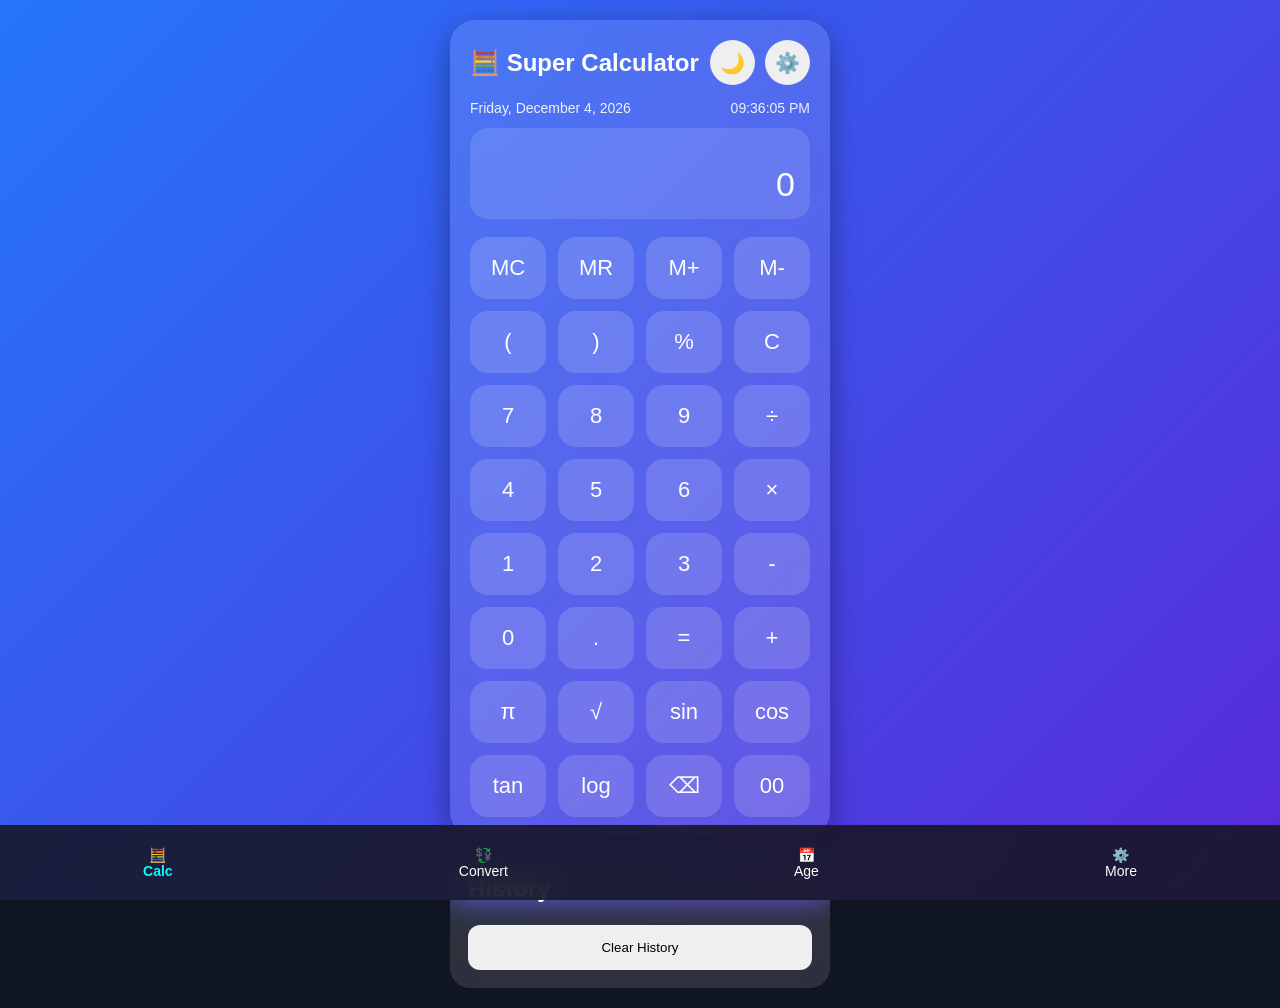
<file: index.html>
<!DOCTYPE html>
<html lang="en">
<head>
<meta charset="UTF-8">
<meta name="viewport" content="width=device-width, initial-scale=1.0">

<title>Super Calculator Pro</title>

<link rel="stylesheet" href="style.css">

</head>

<body>

<!-- Animated Background -->
<div class="background"></div>

<!-- Calculator -->
<div class="calculator">

    <!-- Header -->
    <div class="header">

        <h1>🧮 Super Calculator</h1>

        <div class="header-buttons">

            <button id="themeBtn">🌙</button>

            <button id="settingsBtn">⚙️</button>

        </div>

    </div>

    <!-- Clock -->
    <div class="top-bar">

        <span id="liveDate"></span>

        <span id="liveClock"></span>

    </div>

    <!-- Display -->
    <div class="display">

        <div id="history"></div>

        <input
            id="result"
            type="text"
            readonly
            placeholder="0">

    </div>

    <!-- Buttons -->

    <div class="buttons">

        <!-- Row 1 -->

        <button>MC</button>
        <button>MR</button>
        <button>M+</button>
        <button>M-</button>

        <!-- Row 2 -->

        <button>(</button>
        <button>)</button>
        <button>%</button>
        <button>C</button>

        <!-- Row 3 -->

        <button>7</button>
        <button>8</button>
        <button>9</button>
        <button>÷</button>

        <!-- Row 4 -->

        <button>4</button>
        <button>5</button>
        <button>6</button>
        <button>×</button>

        <!-- Row 5 -->

        <button>1</button>
        <button>2</button>
        <button>3</button>
        <button>-</button>

        <!-- Row 6 -->

        <button>0</button>
        <button>.</button>
        <button>=</button>
        <button>+</button>

        <!-- Scientific -->

        <button>π</button>
        <button>√</button>
        <button>sin</button>
        <button>cos</button>

        <button>tan</button>
        <button>log</button>
        <button>⌫</button>
        <button>00</button>

    </div>

</div>

<!-- History Panel -->

<div class="history-panel">

<h2>History</h2>

<div id="historyList"></div>

<button id="clearHistory">

Clear History

</button>

</div>

<!-- Settings Popup -->

<div class="popup" id="settingsPopup">

<div class="popup-box">

<h2>Settings</h2>

<label>

<input type="checkbox" id="soundToggle">

Sound

</label>

<label>

<input type="checkbox" id="vibrationToggle">

Vibration

</label>

<button id="closePopup">

Close

</button>

</div>

</div>
<!-- Converter Page -->


<div id="converterPage" class="page" style="display:none;">

    <h2>🔄 Unit Converter</h2>

    <select id="converterType">
        <option value="length">📏 Length</option>
<option value="weight">⚖️ Weight</option>
<option value="temperature">🌡️ Temperature</option>
<option value="area">🟩 Area</option>
<option value="volume">🧪 Volume</option>
<option value="speed">🚗 Speed</option>
<option value="data">💾 Data Storage</option>
<option value="time">⏰ Time</option>
<option value="currency">💱 Currency</option>
    </select>

    <input
        type="number"
        id="converterInput"
        placeholder="Enter Value">
        
        <select id="fromUnit">
</select>

<select id="toUnit">
</select>

<button id="swapBtn">🔄 Swap Units</button>

    <button id="convertBtn">
        Convert
    </button>
    <button id="swapBtn">🔄 Swap Units</button>

    <h3 id="converterResult">
        Result
    </h3>

</div>
<!-- Bottom Navigation -->

<div class="bottom-nav">

<button class="nav-btn active">🧮<br>Calc</button>

<button class="nav-btn">💱<br>Convert</button>

<button class="nav-btn">📅<br>Age</button>

<button class="nav-btn">⚙️<br>More</button>

</div>


<script src="script.js"></script>

</body>
</html>
</file>
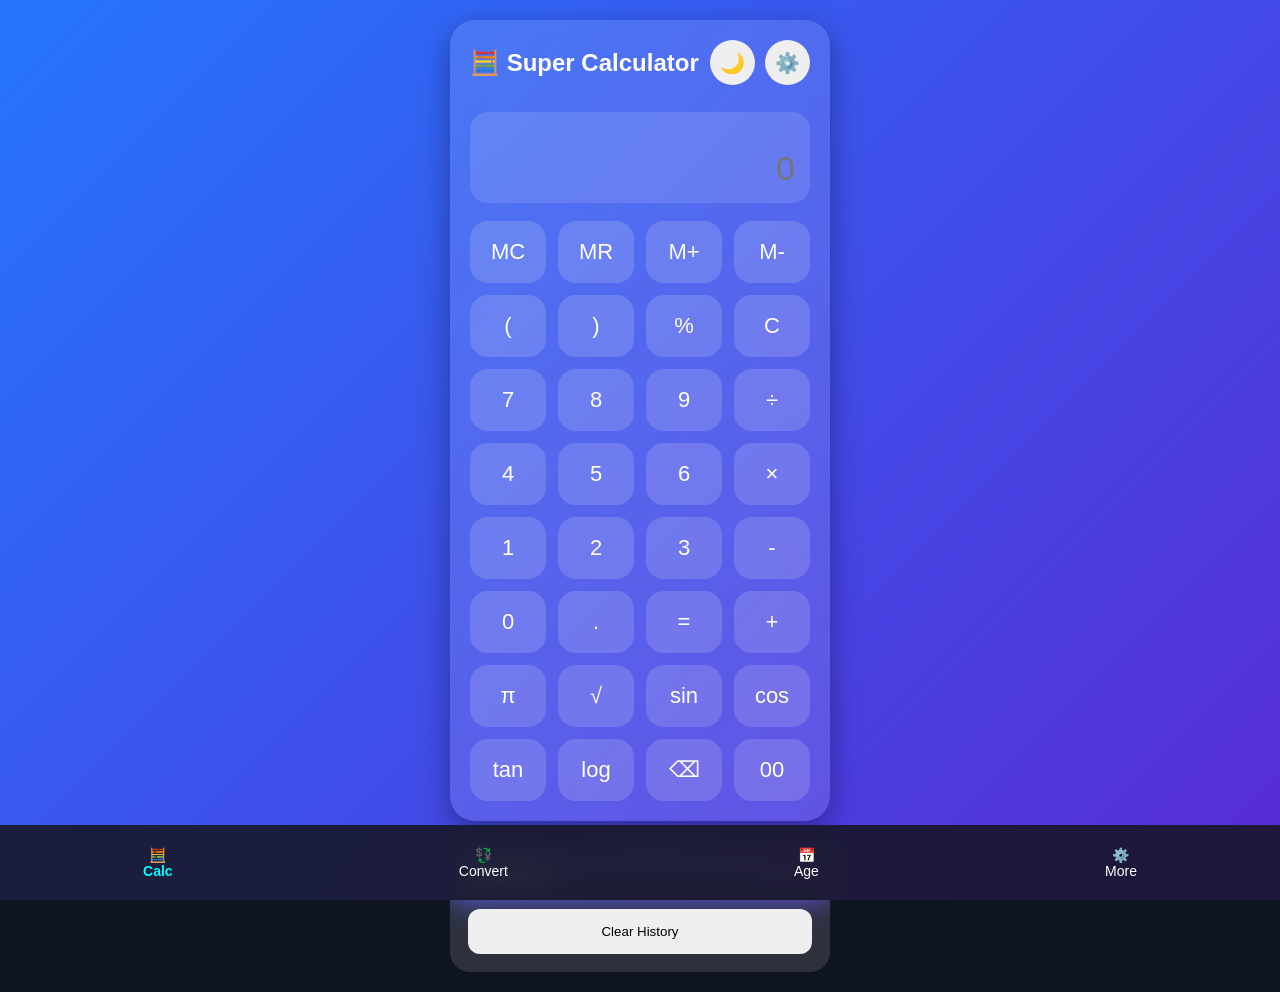
<file: Intex.html>
<!DOCTYPE html>
<html lang="en">
<head>
<meta charset="UTF-8">
<meta name="viewport" content="width=device-width, initial-scale=1.0">

<title>Super Calculator Pro</title>

<link rel="stylesheet" href="Style.css">

</head>

<body>

<!-- Animated Background -->
<div class="background"></div>

<!-- Calculator -->
<div class="calculator">

    <!-- Header -->
    <div class="header">

        <h1>🧮 Super Calculator</h1>

        <div class="header-buttons">

            <button id="themeBtn">🌙</button>

            <button id="settingsBtn">⚙️</button>

        </div>

    </div>

    <!-- Clock -->
    <div class="top-bar">

        <span id="liveDate"></span>

        <span id="liveClock"></span>

    </div>

    <!-- Display -->
    <div class="display">

        <div id="history"></div>

        <input
            id="result"
            type="text"
            readonly
            placeholder="0">

    </div>

    <!-- Buttons -->

    <div class="buttons">

        <!-- Row 1 -->

        <button>MC</button>
        <button>MR</button>
        <button>M+</button>
        <button>M-</button>

        <!-- Row 2 -->

        <button>(</button>
        <button>)</button>
        <button>%</button>
        <button>C</button>

        <!-- Row 3 -->

        <button>7</button>
        <button>8</button>
        <button>9</button>
        <button>÷</button>

        <!-- Row 4 -->

        <button>4</button>
        <button>5</button>
        <button>6</button>
        <button>×</button>

        <!-- Row 5 -->

        <button>1</button>
        <button>2</button>
        <button>3</button>
        <button>-</button>

        <!-- Row 6 -->

        <button>0</button>
        <button>.</button>
        <button>=</button>
        <button>+</button>

        <!-- Scientific -->

        <button>π</button>
        <button>√</button>
        <button>sin</button>
        <button>cos</button>

        <button>tan</button>
        <button>log</button>
        <button>⌫</button>
        <button>00</button>

    </div>

</div>

<!-- History Panel -->

<div class="history-panel">

<h2>History</h2>

<div id="historyList"></div>

<button id="clearHistory">

Clear History

</button>

</div>

<!-- Settings Popup -->

<div class="popup" id="settingsPopup">

<div class="popup-box">

<h2>Settings</h2>

<label>

<input type="checkbox" id="soundToggle">

Sound

</label>

<label>

<input type="checkbox" id="vibrationToggle">

Vibration

</label>

<button id="closePopup">

Close

</button>

</div>

</div>
<!-- Converter Page -->


<div id="converterPage" class="page" style="display:none;">

    <h2>🔄 Unit Converter</h2>

    <select id="converterType">
        <option value="length">📏 Length</option>
<option value="weight">⚖️ Weight</option>
<option value="temperature">🌡️ Temperature</option>
<option value="area">🟩 Area</option>
<option value="volume">🧪 Volume</option>
<option value="speed">🚗 Speed</option>
<option value="data">💾 Data Storage</option>
<option value="time">⏰ Time</option>
<option value="currency">💱 Currency</option>
    </select>

    <input
        type="number"
        id="converterInput"
        placeholder="Enter Value">
        
        <select id="fromUnit">
</select>

<select id="toUnit">
</select>

<button id="swapBtn">🔄 Swap Units</button>

    <button id="convertBtn">
        Convert
    </button>
    <button id="swapBtn">🔄 Swap Units</button>

    <h3 id="converterResult">
        Result
    </h3>

</div>
<!-- Bottom Navigation -->

<div class="bottom-nav">

<button class="nav-btn active">🧮<br>Calc</button>

<button class="nav-btn">💱<br>Convert</button>

<button class="nav-btn">📅<br>Age</button>

<button class="nav-btn">⚙️<br>More</button>

</div>


<script src="Script.js"></script>

</body>
</html>
</file>
<file: style.css>
/* ===========================
   Super Calculator Pro CSS
=========================== */

*{
    margin:0;
    padding:0;
    box-sizing:border-box;
    font-family:Arial,sans-serif;
}

body{
    min-height:100vh;
    background:#101522;
    display:flex;
    flex-direction:column;
    align-items:center;
    padding:20px;
    color:#fff;
}

/* Animated Background */

.background{
    position:fixed;
    inset:0;
    z-index:-1;
    background:linear-gradient(-45deg,#00c6ff,#0072ff,#6a11cb,#2575fc);
    background-size:400% 400%;
    animation:bgMove 12s ease infinite;
}

@keyframes bgMove{
    0%{background-position:0% 50%;}
    50%{background-position:100% 50%;}
    100%{background-position:0% 50%;}
}

/* Calculator */

.calculator{

    width:380px;
    max-width:100%;

    background:rgba(255,255,255,.12);

    backdrop-filter:blur(18px);

    border-radius:25px;

    padding:20px;

    box-shadow:0 10px 30px rgba(0,0,0,.35);

}

/* Header */

.header{

display:flex;

justify-content:space-between;

align-items:center;

margin-bottom:15px;

}

.header h1{

font-size:24px;

}

.header-buttons{

display:flex;

gap:10px;

}

.header button{

width:45px;

height:45px;

border:none;

border-radius:50%;

cursor:pointer;

font-size:20px;

}

/* Clock */

.top-bar{

display:flex;

justify-content:space-between;

margin-bottom:12px;

font-size:14px;

opacity:.9;

}

/* Display */

.display{

background:rgba(255,255,255,.12);

padding:15px;

border-radius:18px;

margin-bottom:18px;

}

#history{

height:22px;

text-align:right;

color:#ddd;

font-size:15px;

}

#result{

width:100%;

border:none;

outline:none;

background:transparent;

color:white;

font-size:34px;

text-align:right;

}

/* Buttons */

.buttons{

display:grid;

grid-template-columns:repeat(4,1fr);

gap:12px;

}

.buttons button{

height:62px;

border:none;

border-radius:18px;

background:rgba(255,255,255,.15);

color:white;

font-size:22px;

cursor:pointer;

transition:.25s;

}

.buttons button:hover{

transform:translateY(-3px);

box-shadow:0 0 18px cyan;

}

.buttons button:active{

transform:scale(.92);

}

/* History */

.history-panel{

width:380px;

max-width:100%;

margin-top:20px;

padding:18px;

border-radius:20px;

background:rgba(255,255,255,.12);

backdrop-filter:blur(15px);

}

.history-panel h2{

margin-bottom:10px;

}

#historyList{

display:flex;

flex-direction:column;

gap:8px;

max-height:180px;

overflow:auto;

}

.history-item{

padding:10px;

border-radius:10px;

background:rgba(255,255,255,.10);

cursor:pointer;

}

#clearHistory{

margin-top:12px;

width:100%;

height:45px;

border:none;

border-radius:12px;

cursor:pointer;

}

/* Popup */

.popup{

display:none;

position:fixed;

inset:0;

background:rgba(0,0,0,.5);

justify-content:center;

align-items:center;

}

.popup-box{

background:white;

color:black;

width:300px;

padding:20px;

border-radius:18px;

}

.popup-box h2{

margin-bottom:15px;

}

.popup-box label{

display:block;

margin:12px 0;

}

.popup-box button{

margin-top:15px;

width:100%;

height:42px;

border:none;

border-radius:10px;

cursor:pointer;

}

/* Light Theme */

body.light{

background:#eeeeee;

color:black;

}

body.light #result{

color:black;

}

body.light .calculator,
body.light .history-panel{

background:rgba(255,255,255,.75);

}

/* Mobile */

@media(max-width:480px){

.calculator,
.history-panel{

width:100%;

}

.buttons button{

height:58px;

font-size:20px;

}

#result{

font-size:28px;

}

}
/* Bottom Navigation */

.bottom-nav{

position:fixed;

bottom:0;

left:0;

width:100%;

height:75px;

background:rgba(20,20,30,.85);

backdrop-filter:blur(15px);

display:flex;

justify-content:space-around;

align-items:center;

}

.nav-btn{

background:none;

border:none;

color:white;

font-size:14px;

cursor:pointer;

}

.nav-btn.active{

color:#00ffff;

font-weight:bold;


}
/* Converter Page */

.page{

width:380px;

max-width:100%;

margin-top:20px;

padding:20px;

background:rgba(255,255,255,.12);

backdrop-filter:blur(15px);

border-radius:20px;

}

.page h2{

margin-bottom:15px;

}

.page select,
.page input{

width:100%;

height:45px;

margin-bottom:15px;

border:none;

border-radius:10px;

padding:10px;

}

.page button{

width:100%;

height:45px;

border:none;

border-radius:10px;

cursor:pointer;

font-size:18px;

}

#converterResult{

margin-top:20px;

text-align:center;

}
</file>
<file: Style.css>
/* ===========================
   Super Calculator Pro CSS
=========================== */

*{
    margin:0;
    padding:0;
    box-sizing:border-box;
    font-family:Arial,sans-serif;
}

body{
    min-height:100vh;
    background:#101522;
    display:flex;
    flex-direction:column;
    align-items:center;
    padding:20px;
    color:#fff;
}

/* Animated Background */

.background{
    position:fixed;
    inset:0;
    z-index:-1;
    background:linear-gradient(-45deg,#00c6ff,#0072ff,#6a11cb,#2575fc);
    background-size:400% 400%;
    animation:bgMove 12s ease infinite;
}

@keyframes bgMove{
    0%{background-position:0% 50%;}
    50%{background-position:100% 50%;}
    100%{background-position:0% 50%;}
}

/* Calculator */

.calculator{

    width:380px;
    max-width:100%;

    background:rgba(255,255,255,.12);

    backdrop-filter:blur(18px);

    border-radius:25px;

    padding:20px;

    box-shadow:0 10px 30px rgba(0,0,0,.35);

}

/* Header */

.header{

display:flex;

justify-content:space-between;

align-items:center;

margin-bottom:15px;

}

.header h1{

font-size:24px;

}

.header-buttons{

display:flex;

gap:10px;

}

.header button{

width:45px;

height:45px;

border:none;

border-radius:50%;

cursor:pointer;

font-size:20px;

}

/* Clock */

.top-bar{

display:flex;

justify-content:space-between;

margin-bottom:12px;

font-size:14px;

opacity:.9;

}

/* Display */

.display{

background:rgba(255,255,255,.12);

padding:15px;

border-radius:18px;

margin-bottom:18px;

}

#history{

height:22px;

text-align:right;

color:#ddd;

font-size:15px;

}

#result{

width:100%;

border:none;

outline:none;

background:transparent;

color:white;

font-size:34px;

text-align:right;

}

/* Buttons */

.buttons{

display:grid;

grid-template-columns:repeat(4,1fr);

gap:12px;

}

.buttons button{

height:62px;

border:none;

border-radius:18px;

background:rgba(255,255,255,.15);

color:white;

font-size:22px;

cursor:pointer;

transition:.25s;

}

.buttons button:hover{

transform:translateY(-3px);

box-shadow:0 0 18px cyan;

}

.buttons button:active{

transform:scale(.92);

}

/* History */

.history-panel{

width:380px;

max-width:100%;

margin-top:20px;

padding:18px;

border-radius:20px;

background:rgba(255,255,255,.12);

backdrop-filter:blur(15px);

}

.history-panel h2{

margin-bottom:10px;

}

#historyList{

display:flex;

flex-direction:column;

gap:8px;

max-height:180px;

overflow:auto;

}

.history-item{

padding:10px;

border-radius:10px;

background:rgba(255,255,255,.10);

cursor:pointer;

}

#clearHistory{

margin-top:12px;

width:100%;

height:45px;

border:none;

border-radius:12px;

cursor:pointer;

}

/* Popup */

.popup{

display:none;

position:fixed;

inset:0;

background:rgba(0,0,0,.5);

justify-content:center;

align-items:center;

}

.popup-box{

background:white;

color:black;

width:300px;

padding:20px;

border-radius:18px;

}

.popup-box h2{

margin-bottom:15px;

}

.popup-box label{

display:block;

margin:12px 0;

}

.popup-box button{

margin-top:15px;

width:100%;

height:42px;

border:none;

border-radius:10px;

cursor:pointer;

}

/* Light Theme */

body.light{

background:#eeeeee;

color:black;

}

body.light #result{

color:black;

}

body.light .calculator,
body.light .history-panel{

background:rgba(255,255,255,.75);

}

/* Mobile */

@media(max-width:480px){

.calculator,
.history-panel{

width:100%;

}

.buttons button{

height:58px;

font-size:20px;

}

#result{

font-size:28px;

}

}
/* Bottom Navigation */

.bottom-nav{

position:fixed;

bottom:0;

left:0;

width:100%;

height:75px;

background:rgba(20,20,30,.85);

backdrop-filter:blur(15px);

display:flex;

justify-content:space-around;

align-items:center;

}

.nav-btn{

background:none;

border:none;

color:white;

font-size:14px;

cursor:pointer;

}

.nav-btn.active{

color:#00ffff;

font-weight:bold;


}
/* Converter Page */

.page{

width:380px;

max-width:100%;

margin-top:20px;

padding:20px;

background:rgba(255,255,255,.12);

backdrop-filter:blur(15px);

border-radius:20px;

}

.page h2{

margin-bottom:15px;

}

.page select,
.page input{

width:100%;

height:45px;

margin-bottom:15px;

border:none;

border-radius:10px;

padding:10px;

}

.page button{

width:100%;

height:45px;

border:none;

border-radius:10px;

cursor:pointer;

font-size:18px;

}

#converterResult{

margin-top:20px;

text-align:center;

}
</file>
